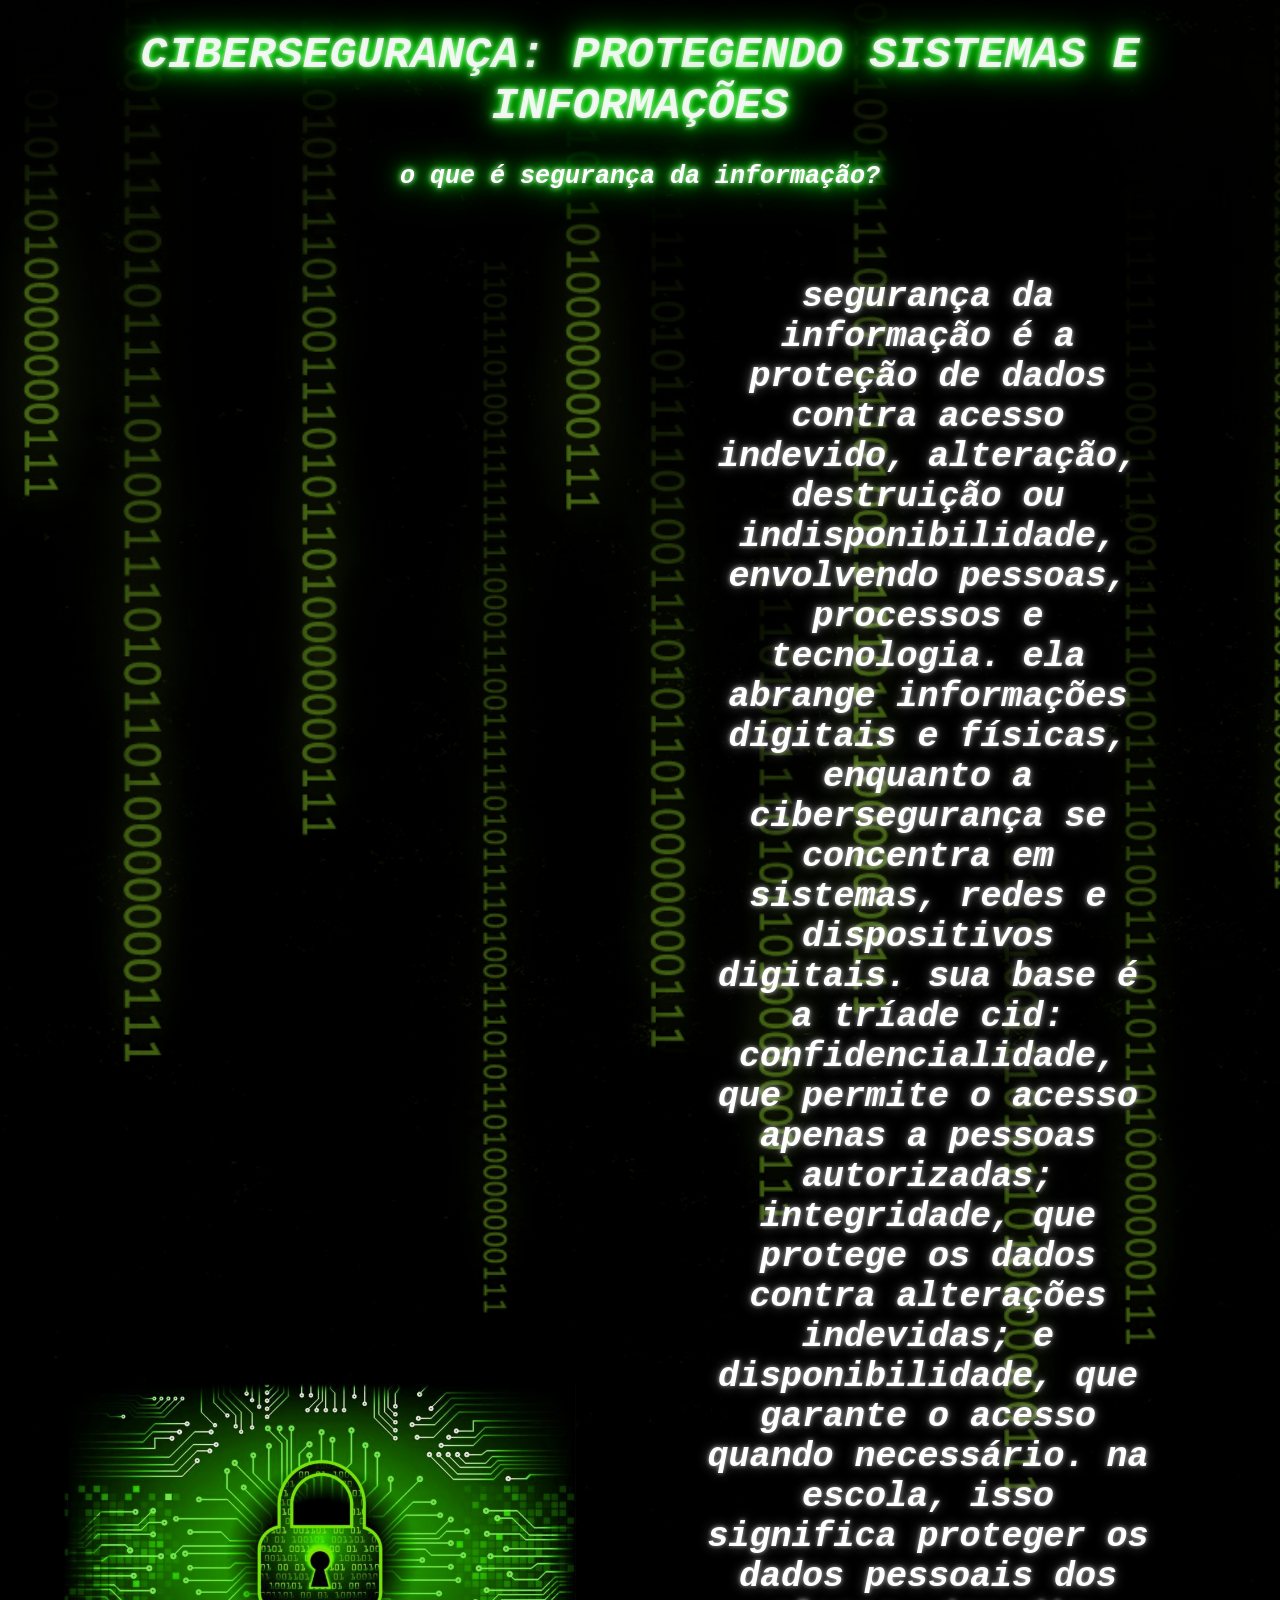
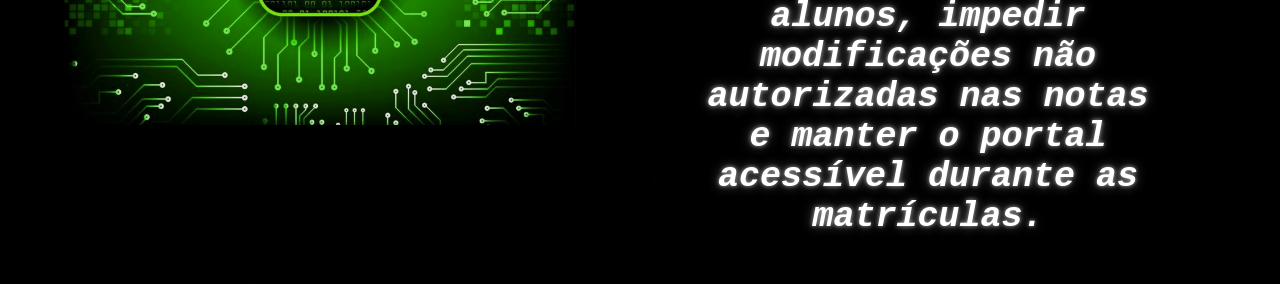
<file: index.html>
<!DOCTYPE html>
<html lang="pt-br">
<head>
    <link rel="stylesheet" href="css/style.css">
    <meta charset="UTF-8">
    <meta name="viewport" content="width=device-width, initial-scale=1.0">
    <title>Feira do industrial</title>
</head>
<body>
    <h1>Cibersegurança: protegendo sistemas e informações</h1>
    <h2> O que é Segurança da Informação?</h2>
    <h2 id="texto1" ></h2>

    <h2 id="texto2"> </h2>
    <br><br>
    <h2 class="h3" >Segurança da informação é a proteção de dados contra acesso indevido, alteração, destruição ou indisponibilidade, envolvendo pessoas, processos e tecnologia. Ela abrange informações digitais e físicas, enquanto a cibersegurança se concentra em sistemas, redes e dispositivos digitais. Sua base é a tríade CID: Confidencialidade, que permite o acesso apenas a pessoas autorizadas; Integridade, que protege os dados contra alterações indevidas; e Disponibilidade, que garante o acesso quando necessário. Na escola, isso significa proteger os dados pessoais dos alunos, impedir modificações não autorizadas nas notas e manter o portal acessível durante as matrículas.</h2>
    <br>
    <a href="index2.html" target="_blank">
    <img src="img/greenlock.png" alt="segurança_da_informação" id="green_lock"> </a>


    
 
      

    
</body>
</html>
</file>
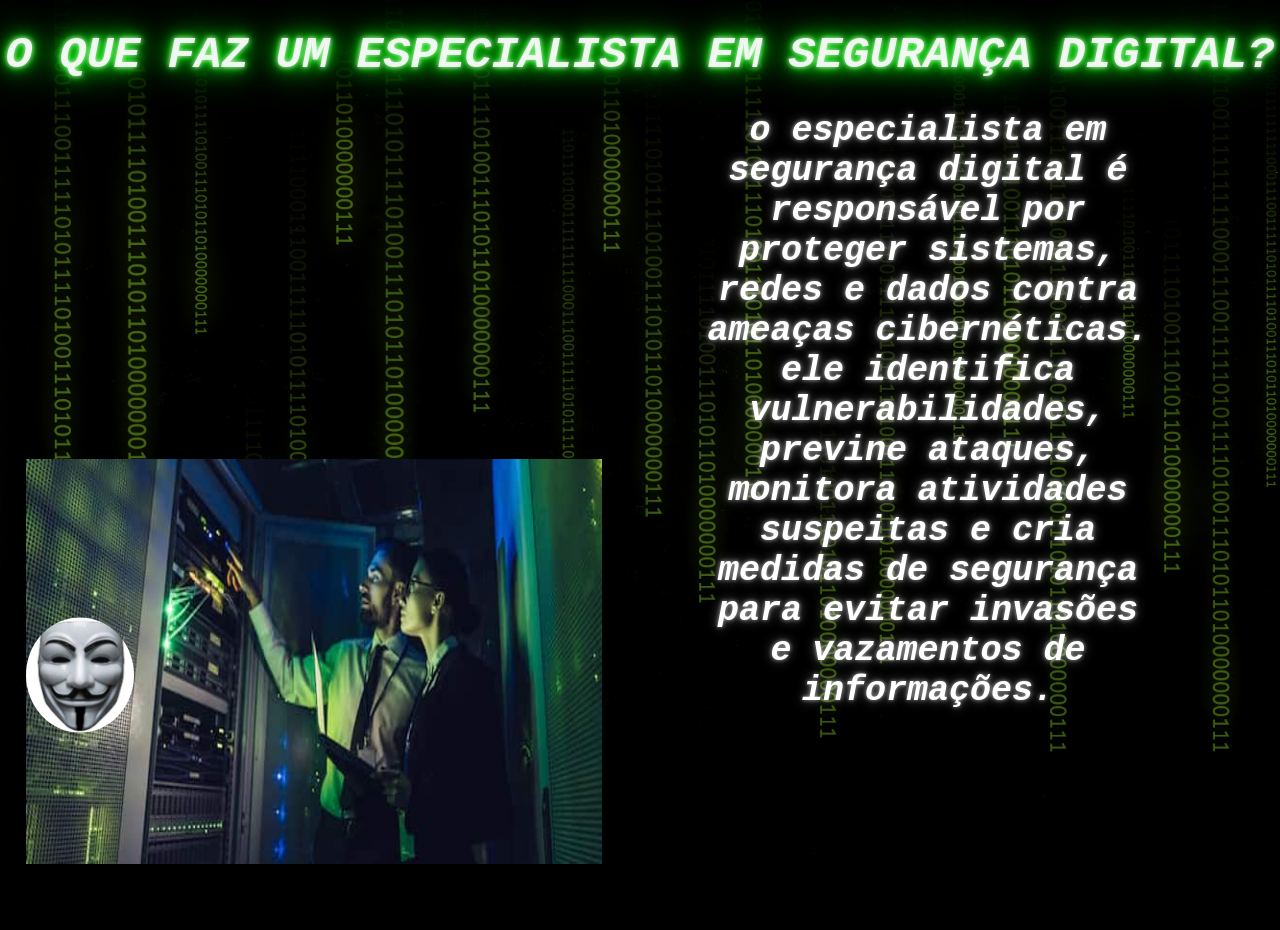
<file: index2.html>
<!DOCTYPE html>
<html lang="pt-br">
<head>
    <link rel="stylesheet" href="css/style.css">
    <meta charset="UTF-8">
    <meta name="viewport" content="width=device-width, initial-scale=1.0">
    <title>industrial2</title>
</head>
<body>
    <h1>O que faz um especialista em segurança digital?</h1>
    <h2 class="h3" >O especialista em segurança digital é responsável por proteger sistemas, redes e dados contra ameaças cibernéticas. Ele identifica vulnerabilidades, previne ataques, monitora atividades suspeitas e cria medidas de segurança para evitar invasões e vazamentos de informações.</h2>
    <img src="img/seguranca_oquefaz.jpg" alt="oqfaz" id="diogodiego">
    
    <a href="index3.html" target="_blank">
        <img src="img/anonymous.jpg" alt="mascara" id="anonymous">  
    </a>
    
</body>
</html>
</file>
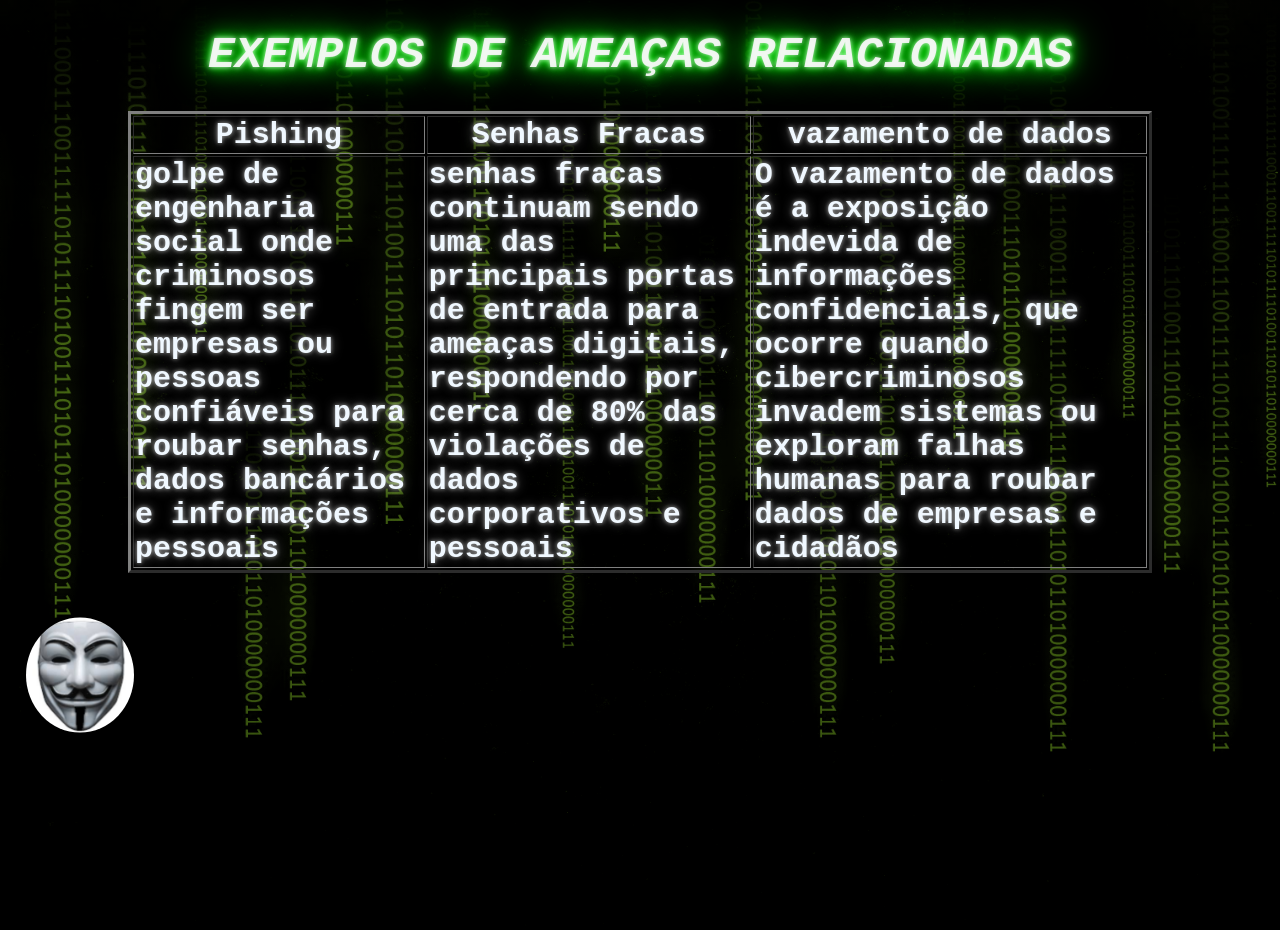
<file: index3.html>
<!DOCTYPE html>
<html lang="pt-br">
<head>
    <link rel="stylesheet" href="css/style.css">
    <meta charset="UTF-8">
    <meta name="viewport" content="width=device-width, initial-scale=1.0">
    <title>industrial3</title>
</head>
<body>
     <a href="index4.html" target="_blank">
        <img src="img/anonymous.jpg" alt="mascara" id="anonymous">  
    </a>
    <h1>EXEMPLOS DE AMEAÇAS RELACIONADAS</h1>
    <table border="3" id="tabela">
    <tr>
        <th>Pishing</th>
        <th>Senhas Fracas</th>
        <th>vazamento de dados</th>
    </tr>
    <tr>
        <td>golpe de engenharia social onde criminosos fingem ser empresas ou pessoas confiáveis para roubar senhas, dados bancários e informações pessoais </td>
        <td> senhas fracas continuam sendo uma das principais portas de entrada para ameaças digitais, respondendo por cerca de 80% das violações de dados corporativos e pessoais</td>
        <td>O vazamento de dados é a exposição indevida de informações confidenciais, que ocorre quando cibercriminosos invadem sistemas ou exploram falhas humanas para roubar dados de empresas e cidadãos</td>
    </tr>
 </table>

    
</body>
</html>
</file>
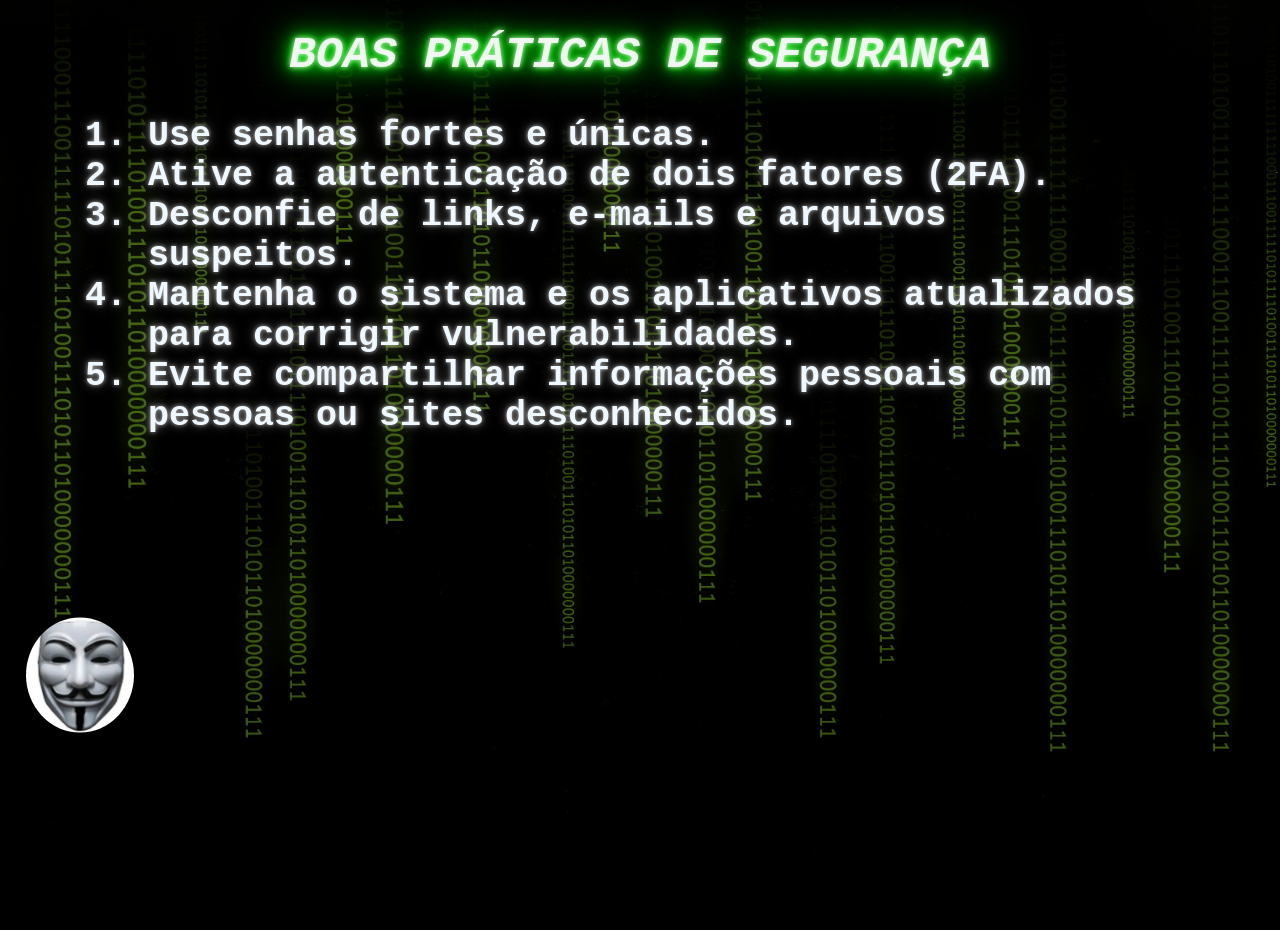
<file: index4.html>
<!DOCTYPE html>
<html lang="pt-br">
<head>
    <link rel="stylesheet" href="css/style.css">
    <meta charset="UTF-8">
    <meta name="viewport" content="width=device-width, initial-scale=1.0">
    <title>inudstrial4</title>
</head>
<body>
    <h1>BOAS PRÁTICAS DE SEGURANÇA</h1>
    <ol id="boas_praticas">
        <li> Use senhas fortes e únicas. </li>
        <li> Ative a autenticação de dois fatores (2FA).</li>
        <li>Desconfie de links, e-mails e arquivos suspeitos.</li>
        <li>Mantenha o sistema e os aplicativos atualizados para corrigir vulnerabilidades.</li>
        <li>Evite compartilhar informações pessoais com pessoas ou sites desconhecidos.</li>



    </ol>

    <a href="index5.html" target="_blank">
        <img src="img/anonymous.jpg" alt="mascara" id="anonymous">  
    </a>
    

    
</body>
</html>
</file>
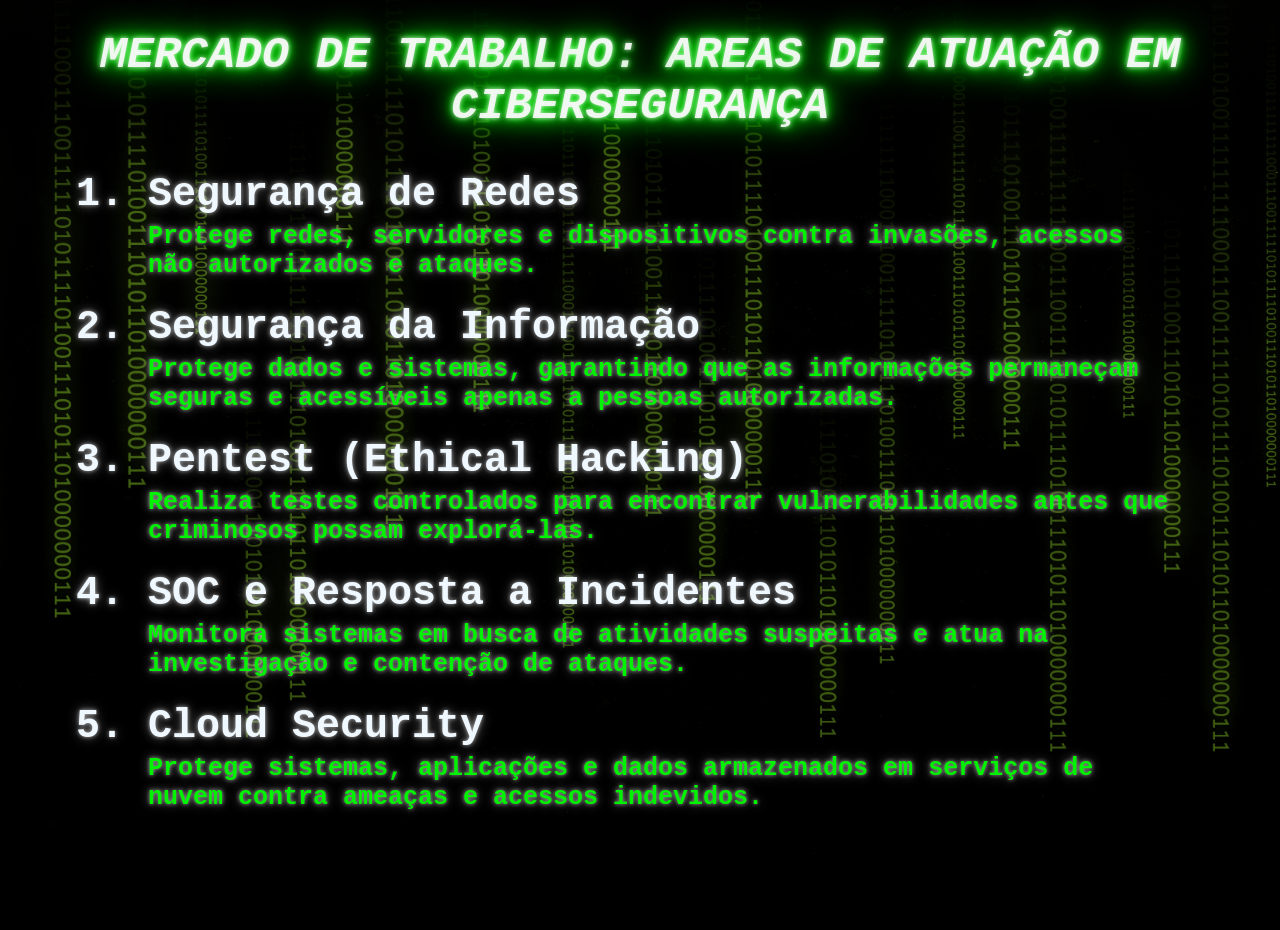
<file: index5.html>
<!DOCTYPE html>
<html lang="pt-br">
<head>
    <link rel="stylesheet" href="css/style.css">
    <meta charset="UTF-8">
    <meta name="viewport" content="width=device-width, initial-scale=1.0">
    <title>feiradoindustrial5</title>
</head>
<body>
    <h1>Mercado de trabalho: areas de atuação em cibersegurança</h1>

    <ol id="lista_final">
  <li>
    Segurança de Redes
    <span class="subtitulo">Protege redes, servidores e dispositivos contra invasões, acessos não autorizados e ataques.</span>
  </li>
  <li>
    Segurança da Informação
    <span class="subtitulo">Protege dados e sistemas, garantindo que as informações permaneçam seguras e acessíveis apenas a pessoas autorizadas.</span>
  </li>
  <li>
    Pentest (Ethical Hacking)
    <span class="subtitulo">Realiza testes controlados para encontrar vulnerabilidades antes que criminosos possam explorá-las.</span>
  </li>
  <li>
    SOC e Resposta a Incidentes
    <span class="subtitulo">Monitora sistemas em busca de atividades suspeitas e atua na investigação e contenção de ataques.</span>
  </li>
  <li>
    Cloud Security
    <span class="subtitulo">Protege sistemas, aplicações e dados armazenados em serviços de nuvem contra ameaças e acessos indevidos.</span>
  </li>
</ol>


    
</body>
</html>
</file>
<file: css/style.css>
body {
    background-color: black;
    /*aqui, aprendi que o `../ serve pra voltar a pasta para que o arquivo img fosse encontrado*/
    /*usei o comando linear-gradient para desfocar as cores do fundo para que o texto se torne mais legível*/
    background-image: linear-gradient(rgba(0, 0, 0, 0.6), rgba(0, 0, 0, 0.6)), url('../img/binario.png');
    background-size: cover;
    background-repeat: no-repeat;
    background-position: center;
    height: 100vh;
    margin: 0;
}


h1{
    color: rgba(246, 247, 246, 0.938);
    text-align: center;
    font-size: 35px;
    font-style: italic;
    font-family: 'Courier New', Courier, monospace;
    text-transform: uppercase;
    font-size: 45px;
    text-shadow: 0 0 5px rgba(255, 255, 255, 0.8), /*Aqui, pesquisei como usar o text-shadow corretamente e pedi pra IA uma sugestao de combinação de cores que ficariam legais no texto.*/  
        0 0 10px #00ff00,                  
        0 0 20px #00ff00,                  
        0 0 40px #00ff00;        
   
}

h2{
    color: rgb(255, 255, 255);
    text-align: center;
    font-size: 35px;
    font-style: italic;
    font-family: 'Courier New', Courier, monospace;
    text-transform: lowercase;
    font-size: 25px;
    text-shadow: 0 0 5px rgba(255, 255, 255, 0.8), /*Aqui, pesquisei como usar o text-shadow corretamente e pedi pra IA uma sugestao de combinação de cores que ficariam legais no texto.*/  
        0 0 10px #00ff00,                  
        0 0 20px #00ff00,                  
        0 0 40px #00ff00;        
}

.h3{
    font-size: 35px;
    margin-left: 55%;
    color: white;
    max-width: 35%;
    font-weight: bolder;
    text-shadow: none;
     text-shadow: 
        0 0 4px rgba(255, 255, 255, 0.6),   
        0 0 12px rgba(255, 255, 255, 0.4);  

}

 
    #green_lock{
    margin-block: auto;
     width: 40%;               
    float: left;            
    margin-left: 5%;
    margin-top: -500px;   
    
}

#diogodiego {
    width: 45%;             
    max-width: 900px;       
    height: 45%;        
    margin-left: 2%; 
    margin-top: -22%;
}

#anonymous {
    /* usei auxílio da IA para me ajudar a direcionar a imagem no canto inferior esquerdo.*/
   
    position: fixed;       
   

    left: 20px;            
    top: 75%;              
    transform: translateY(-50%); 

    
    width: 120px;          
    height: auto; 
      clip-path: ellipse(45% 48% at 50% 50%);     
            
}

#tabela{
    color: aliceblue;
    margin-inline: auto;
    font-size: 30px;
    max-width: 80%;
    font-family: 'Courier New', Courier, monospace;
    font-weight: bold;
    text-shadow: 
        0 0 4px rgba(255, 255, 255, 0.6),   
        0 0 12px rgba(255, 255, 255, 0.4);  

    
}

#boas_praticas{
     color: aliceblue;
    margin-inline: auto;
    font-size: 30px;
    max-width: 80%;
    font-family: 'Courier New', Courier, monospace;
    font-weight: bold;
    font-size: 35px;
    text-shadow: 
        0 0 4px rgba(255, 255, 255, 0.6),   
        0 0 12px rgba(255, 255, 255, 0.4);  

}

#lista_final {
    color: aliceblue;
    margin-inline: auto;
    max-width: 80%;
    font-family: 'Courier New', Courier, monospace;
    font-weight: bold;
    font-size: 40px; 
    text-shadow: 
        0 0 4px rgba(255, 255, 255, 0.6),   
        0 0 12px rgba(255, 255, 255, 0.4);  


}


#lista_final li {
    margin-bottom: 25px;
}


.subtitulo {
    display: block;
    font-size: 25px;       
    font-weight: bold;   
    color: #00f300;        
    margin-top: 5px;
}
</file>
